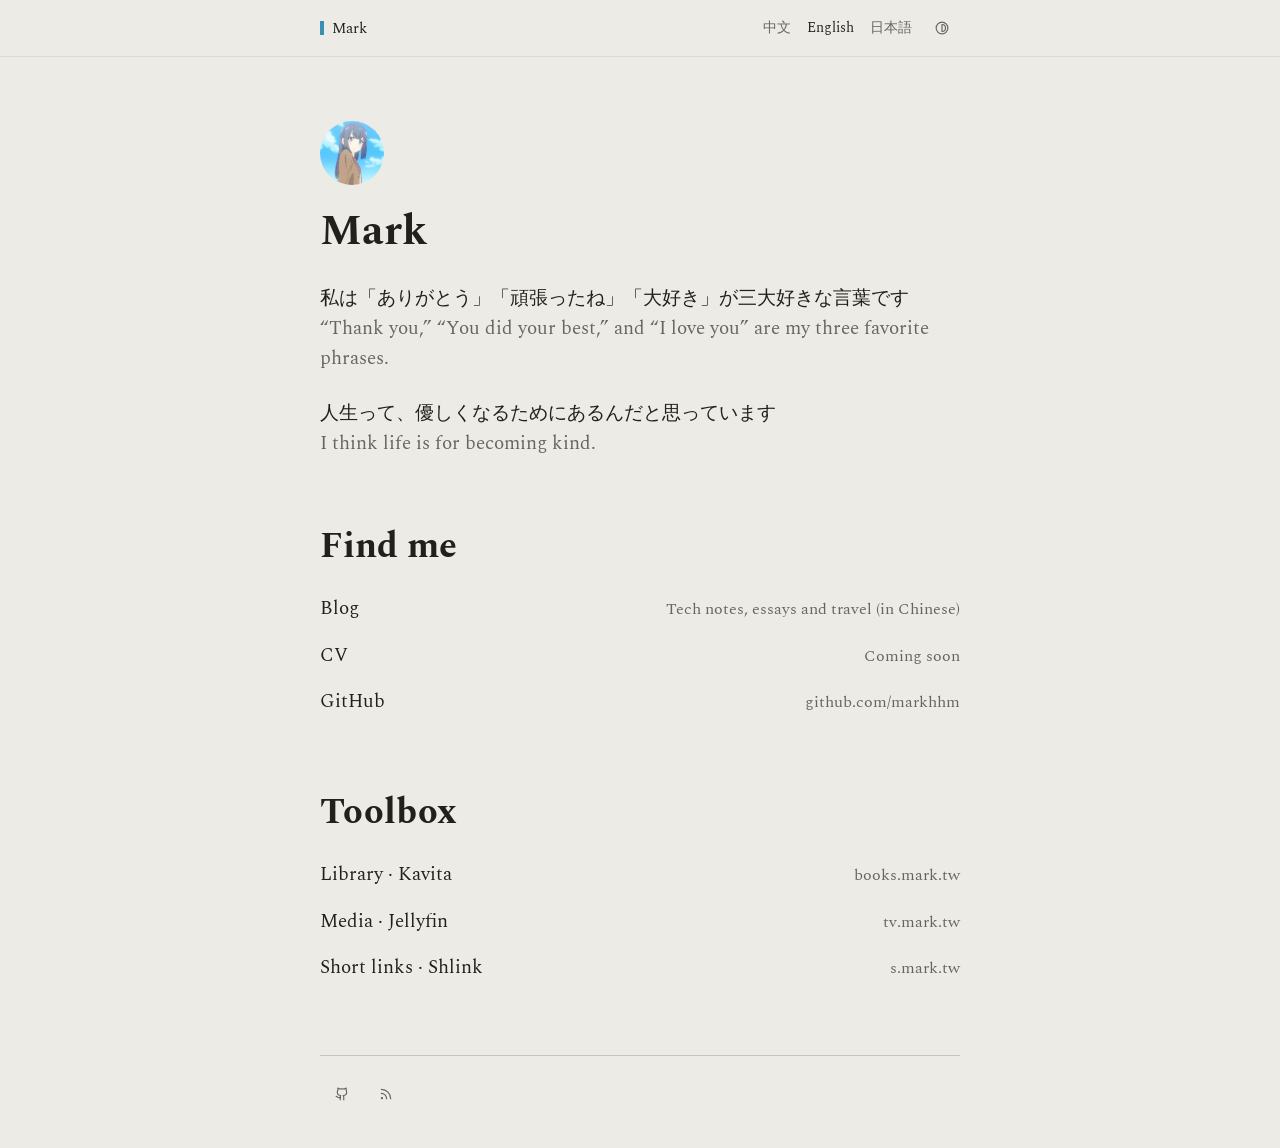
<file: index.html>
<!doctype html>
<html lang="zh-TW">
<head>
  <meta charset="utf-8">
  <meta name="viewport" content="width=device-width, initial-scale=1">
  <title>Mark</title>
  <meta name="description" content="Mark 的個人頁面：部落格、履歷和工具箱。">
  <link rel="canonical" href="https://mark.tw/">
  <!-- Mirrors (markhhm.github.io, www) send visitors to mark.tw; Cloudflare previews and local files stay put -->
  <script>if (/(^|\.)github\.io$|^www\.mark\.tw$/.test(location.hostname)) location.replace("https://mark.tw" + location.pathname + location.search + location.hash)</script>
  <link rel="alternate" hreflang="zh-TW" href="https://mark.tw/">
  <link rel="alternate" hreflang="en" href="https://mark.tw/en/">
  <link rel="alternate" hreflang="ja" href="https://mark.tw/ja/">
  <link rel="icon" href="/avatar.png">
  <script>try { var t = localStorage.getItem("theme"); if (t) document.documentElement.dataset.theme = t; } catch (e) {}</script>
  <script>
    (function () {
      var saved = null;
      try { saved = localStorage.getItem("lang"); } catch (e) {}
      if (saved) { if (saved !== "zh") location.replace("/" + saved + "/"); return; }
      var l = (navigator.languages && navigator.languages[0] || navigator.language || "").toLowerCase();
      if (l.indexOf("ja") === 0) location.replace("/ja/");
      else if (l && l.indexOf("zh") !== 0) location.replace("/en/");
    })();
  </script>
  <link rel="stylesheet" href="https://fonts.googleapis.com/css2?family=Spectral:ital,wght@0,400;0,700;1,400&display=swap">
  <link rel="stylesheet" href="https://changming.yblog.org/fonts/1.2.1/changming.css">
  <link rel="stylesheet" href="/style.css?v=5c0c2beb">
</head>
<body>
  <header class="site">
    <div class="wrap">
      <a class="brand" href="/">Mark</a>
      <nav class="lang" aria-label="Language"><a href="/" hreflang="zh-TW" lang="zh-TW" data-lang="zh" aria-current="true">中文</a><a href="/en/" hreflang="en" lang="en" data-lang="en">English</a><a href="/ja/" hreflang="ja" lang="ja" data-lang="ja">日本語</a></nav>
      <button class="theme" type="button" aria-label="切換深淺色"><svg width="14" height="14" viewBox="0 0 24 24" fill="none" stroke="currentColor" stroke-width="2" aria-hidden="true"><circle cx="12" cy="12" r="10"/><path d="M12 18a6 6 0 0 0 0-12v12z"/></svg></button>
    </div>
  </header>
  <main class="wrap">
    <section class="profile">
      <img src="/avatar.png" alt="Mark 的頭像" width="64" height="64">
      <h1>Mark</h1>
      <p lang="ja">私は「ありがとう」「頑張ったね」「大好き」が三大好きな言葉です</p>
      <p>「謝謝你」「你已經盡力了」「最喜歡你了」是我最喜歡的三句話</p>
      <p class="gap" lang="ja">人生って、優しくなるためにあるんだと思っています</p>
      <p>人生是為了變溫柔而存在</p>
    </section>

    <h2>我在這裡</h2>
    <ul class="rows">
      <li><a href="https://blog.mark.tw/">部落格 Blog<span>技術筆記、心情隨筆、旅行紀錄</span></a></li>
      <li><a href="/cv/">履歷 CV<span>整理中</span></a></li>
      <li><a href="https://github.com/markhhm">GitHub<span>github.com/markhhm</span></a></li>
    </ul>

    <h2>工具箱</h2>
    <ul class="rows">
      <li><a href="https://books.mark.tw/">書庫 Kavita<span>books.mark.tw</span></a></li>
      <li><a href="https://tv.mark.tw/">影音 Jellyfin<span>tv.mark.tw</span></a></li>
      <li><a href="https://s.mark.tw/admin/">短網址 Shlink<span>s.mark.tw</span></a></li>
    </ul>
  </main>
  <footer class="wrap">
    <a href="https://github.com/markhhm" aria-label="GitHub"><svg width="14" height="14" viewBox="0 0 24 24" fill="none" stroke="currentColor" stroke-width="2" stroke-linecap="round" stroke-linejoin="round" aria-hidden="true"><path d="M15 22v-4a4.8 4.8 0 0 0-1-3.5c3 0 6-2 6-5.5.08-1.25-.27-2.48-1-3.5.28-1.15.28-2.35 0-3.5 0 0-1 0-3 1.5-2.64-.5-5.36-.5-8 0C6 2 5 2 5 2c-.3 1.15-.3 2.35 0 3.5A5.403 5.403 0 0 0 4 9c0 3.5 3 5.5 6 5.5-.39.49-.68 1.05-.85 1.65-.17.6-.22 1.23-.15 1.85v4"/><path d="M9 18c-4.51 2-5-2-7-2"/></svg></a>
    <a href="https://blog.mark.tw/rss.xml" aria-label="RSS"><svg width="14" height="14" viewBox="0 0 24 24" fill="none" stroke="currentColor" stroke-width="2" stroke-linecap="round" stroke-linejoin="round" aria-hidden="true"><path d="M4 11a9 9 0 0 1 9 9"/><path d="M4 4a16 16 0 0 1 16 16"/><circle cx="5" cy="19" r="1"/></svg></a>
  </footer>
  <script>
    document.querySelectorAll(".lang a").forEach(function (a) {
      a.addEventListener("click", function () { try { localStorage.setItem("lang", a.dataset.lang); } catch (e) {} });
    });
    document.querySelector(".theme").addEventListener("click", function () {
      var r = document.documentElement;
      var dark = r.dataset.theme ? r.dataset.theme === "dark" : matchMedia("(prefers-color-scheme: dark)").matches;
      r.dataset.theme = dark ? "light" : "dark";
      try { localStorage.setItem("theme", r.dataset.theme); } catch (e) {}
    });
  </script>
</body>
</html>
</file>
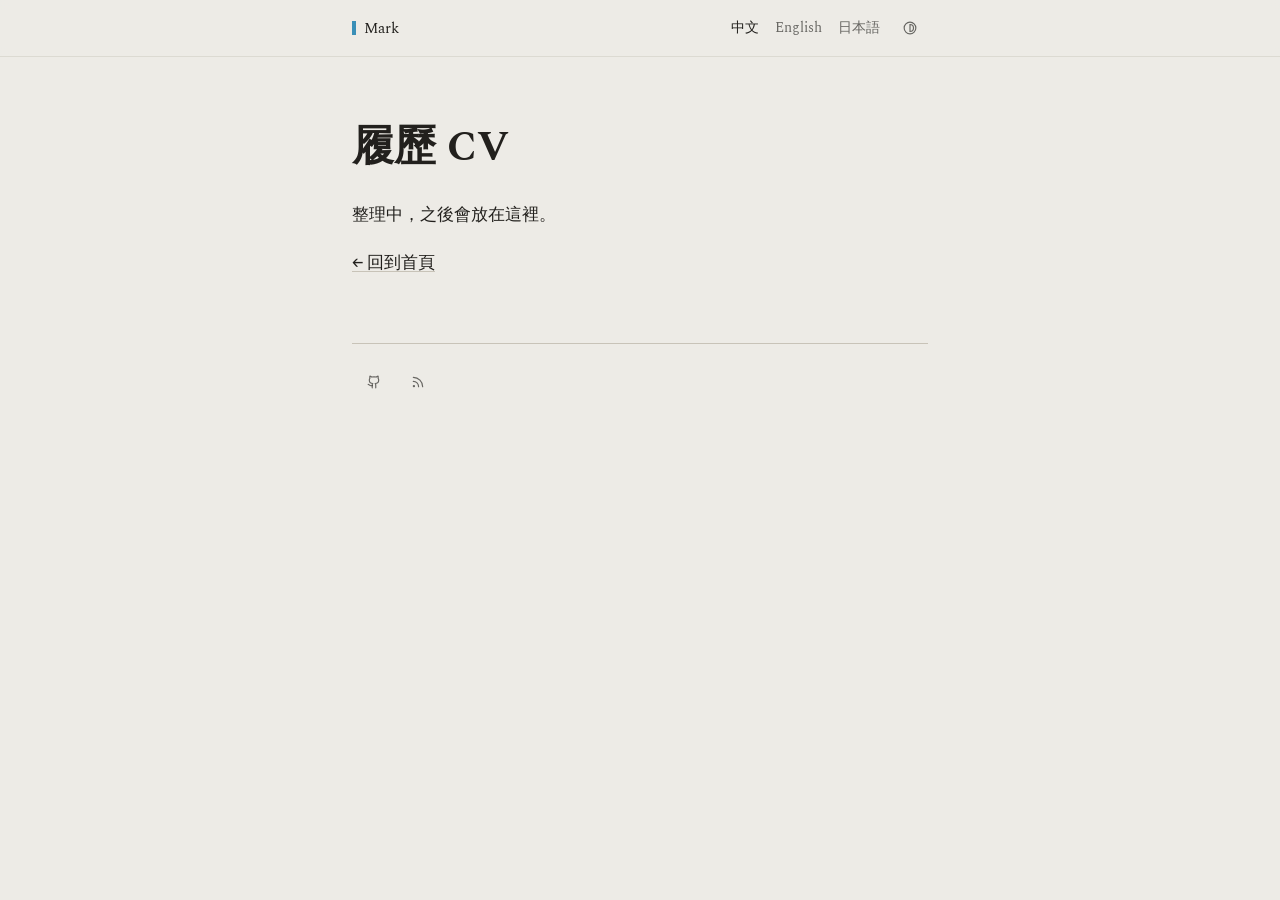
<file: cv/index.html>
<!doctype html>
<html lang="zh-TW">
<head>
  <meta charset="utf-8">
  <meta name="viewport" content="width=device-width, initial-scale=1">
  <title>履歷 · Mark</title>
  <meta name="description" content="Mark 的個人頁面：部落格、履歷和工具箱。">
  <link rel="canonical" href="https://mark.tw/cv/">
  <!-- Mirrors (markhhm.github.io, www) send visitors to mark.tw; Cloudflare previews and local files stay put -->
  <script>if (/(^|\.)github\.io$|^www\.mark\.tw$/.test(location.hostname)) location.replace("https://mark.tw" + location.pathname + location.search + location.hash)</script>
  <link rel="alternate" hreflang="zh-TW" href="https://mark.tw/cv/">
  <link rel="alternate" hreflang="en" href="https://mark.tw/en/cv/">
  <link rel="alternate" hreflang="ja" href="https://mark.tw/ja/cv/">
  <link rel="icon" href="/avatar.png">
  <link rel="stylesheet" href="https://fonts.googleapis.com/css2?family=Spectral:ital,wght@0,400;0,700;1,400&display=swap">
  <link rel="stylesheet" href="https://changming.yblog.org/fonts/1.2.1/changming.css">
  <link rel="stylesheet" href="/style.css?v=5c0c2beb">
  <script>try { var t = localStorage.getItem("theme"); if (t) document.documentElement.dataset.theme = t; } catch (e) {}</script>
</head>
<body>
  <header class="site">
    <div class="wrap">
      <a class="brand" href="/">Mark</a>
      <nav class="lang" aria-label="Language"><a href="/cv/" hreflang="zh-TW" lang="zh-TW" data-lang="zh" aria-current="true">中文</a><a href="/en/cv/" hreflang="en" lang="en" data-lang="en">English</a><a href="/ja/cv/" hreflang="ja" lang="ja" data-lang="ja">日本語</a></nav>
      <button class="theme" type="button" aria-label="切換深淺色"><svg width="14" height="14" viewBox="0 0 24 24" fill="none" stroke="currentColor" stroke-width="2" aria-hidden="true"><circle cx="12" cy="12" r="10"/><path d="M12 18a6 6 0 0 0 0-12v12z"/></svg></button>
    </div>
  </header>
  <main class="wrap">
    <section class="prose">
      <h1>履歷 CV</h1>
      <p>整理中，之後會放在這裡。</p>
      <p><a href="/">← 回到首頁</a></p>
    </section>
  </main>
  <footer class="wrap">
    <a href="https://github.com/markhhm" aria-label="GitHub"><svg width="14" height="14" viewBox="0 0 24 24" fill="none" stroke="currentColor" stroke-width="2" stroke-linecap="round" stroke-linejoin="round" aria-hidden="true"><path d="M15 22v-4a4.8 4.8 0 0 0-1-3.5c3 0 6-2 6-5.5.08-1.25-.27-2.48-1-3.5.28-1.15.28-2.35 0-3.5 0 0-1 0-3 1.5-2.64-.5-5.36-.5-8 0C6 2 5 2 5 2c-.3 1.15-.3 2.35 0 3.5A5.403 5.403 0 0 0 4 9c0 3.5 3 5.5 6 5.5-.39.49-.68 1.05-.85 1.65-.17.6-.22 1.23-.15 1.85v4"/><path d="M9 18c-4.51 2-5-2-7-2"/></svg></a>
    <a href="https://blog.mark.tw/rss.xml" aria-label="RSS"><svg width="14" height="14" viewBox="0 0 24 24" fill="none" stroke="currentColor" stroke-width="2" stroke-linecap="round" stroke-linejoin="round" aria-hidden="true"><path d="M4 11a9 9 0 0 1 9 9"/><path d="M4 4a16 16 0 0 1 16 16"/><circle cx="5" cy="19" r="1"/></svg></a>
  </footer>
  <script>
    document.querySelectorAll(".lang a").forEach(function (a) {
      a.addEventListener("click", function () { try { localStorage.setItem("lang", a.dataset.lang); } catch (e) {} });
    });
    document.querySelector(".theme").addEventListener("click", function () {
      var r = document.documentElement;
      var dark = r.dataset.theme ? r.dataset.theme === "dark" : matchMedia("(prefers-color-scheme: dark)").matches;
      r.dataset.theme = dark ? "light" : "dark";
      try { localStorage.setItem("theme", r.dataset.theme); } catch (e) {}
    });
  </script>
</body>
</html>
</file>
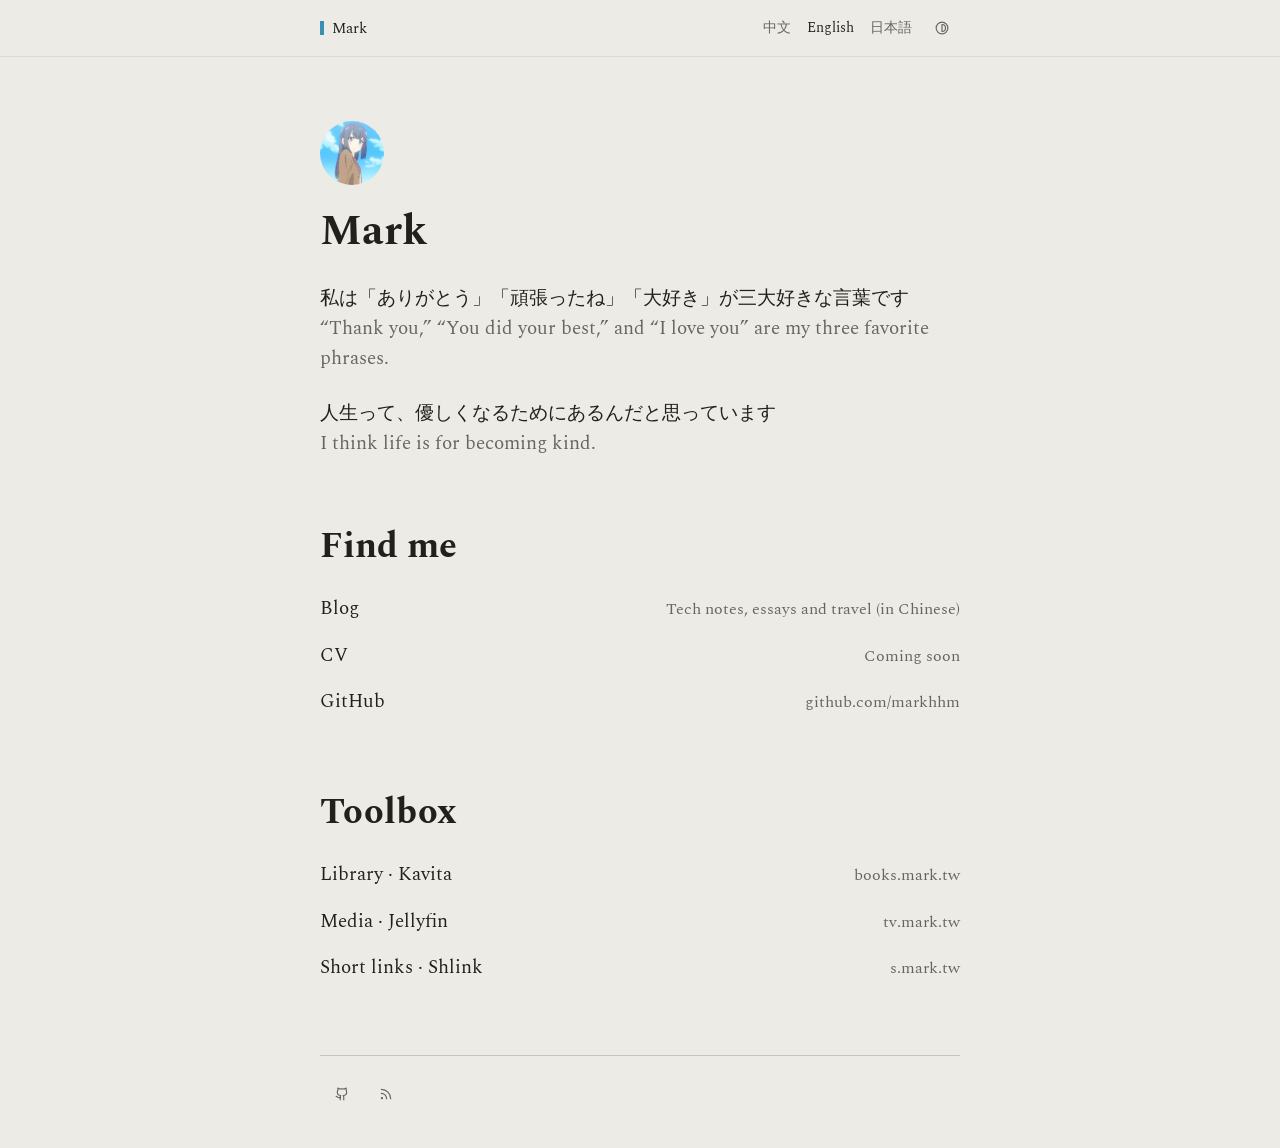
<file: en/index.html>
<!doctype html>
<html lang="en">
<head>
  <meta charset="utf-8">
  <meta name="viewport" content="width=device-width, initial-scale=1">
  <title>Mark</title>
  <meta name="description" content="Mark's personal page: blog, CV and toolbox.">
  <link rel="canonical" href="https://mark.tw/en/">
  <!-- Mirrors (markhhm.github.io, www) send visitors to mark.tw; Cloudflare previews and local files stay put -->
  <script>if (/(^|\.)github\.io$|^www\.mark\.tw$/.test(location.hostname)) location.replace("https://mark.tw" + location.pathname + location.search + location.hash)</script>
  <link rel="alternate" hreflang="zh-TW" href="https://mark.tw/">
  <link rel="alternate" hreflang="en" href="https://mark.tw/en/">
  <link rel="alternate" hreflang="ja" href="https://mark.tw/ja/">
  <link rel="icon" href="/avatar.png">
  <link rel="stylesheet" href="https://fonts.googleapis.com/css2?family=Spectral:ital,wght@0,400;0,700;1,400&display=swap">
  <link rel="stylesheet" href="https://changming.yblog.org/fonts/1.2.1/changming.css">
  <link rel="stylesheet" href="/style.css?v=5c0c2beb">
  <script>try { var t = localStorage.getItem("theme"); if (t) document.documentElement.dataset.theme = t; } catch (e) {}</script>
</head>
<body>
  <header class="site">
    <div class="wrap">
      <a class="brand" href="/en/">Mark</a>
      <nav class="lang" aria-label="Language"><a href="/" hreflang="zh-TW" lang="zh-TW" data-lang="zh">中文</a><a href="/en/" hreflang="en" lang="en" data-lang="en" aria-current="true">English</a><a href="/ja/" hreflang="ja" lang="ja" data-lang="ja">日本語</a></nav>
      <button class="theme" type="button" aria-label="Toggle dark mode"><svg width="14" height="14" viewBox="0 0 24 24" fill="none" stroke="currentColor" stroke-width="2" aria-hidden="true"><circle cx="12" cy="12" r="10"/><path d="M12 18a6 6 0 0 0 0-12v12z"/></svg></button>
    </div>
  </header>
  <main class="wrap">
    <section class="profile">
      <img src="/avatar.png" alt="Mark's avatar" width="64" height="64">
      <h1>Mark</h1>
      <p lang="ja">私は「ありがとう」「頑張ったね」「大好き」が三大好きな言葉です</p>
      <p>“Thank you,” “You did your best,” and “I love you” are my three favorite phrases.</p>
      <p class="gap" lang="ja">人生って、優しくなるためにあるんだと思っています</p>
      <p>I think life is for becoming kind.</p>
    </section>

    <h2>Find me</h2>
    <ul class="rows">
      <li><a href="https://blog.mark.tw/">Blog<span>Tech notes, essays and travel (in Chinese)</span></a></li>
      <li><a href="/en/cv/">CV<span>Coming soon</span></a></li>
      <li><a href="https://github.com/markhhm">GitHub<span>github.com/markhhm</span></a></li>
    </ul>

    <h2>Toolbox</h2>
    <ul class="rows">
      <li><a href="https://books.mark.tw/">Library · Kavita<span>books.mark.tw</span></a></li>
      <li><a href="https://tv.mark.tw/">Media · Jellyfin<span>tv.mark.tw</span></a></li>
      <li><a href="https://s.mark.tw/admin/">Short links · Shlink<span>s.mark.tw</span></a></li>
    </ul>
  </main>
  <footer class="wrap">
    <a href="https://github.com/markhhm" aria-label="GitHub"><svg width="14" height="14" viewBox="0 0 24 24" fill="none" stroke="currentColor" stroke-width="2" stroke-linecap="round" stroke-linejoin="round" aria-hidden="true"><path d="M15 22v-4a4.8 4.8 0 0 0-1-3.5c3 0 6-2 6-5.5.08-1.25-.27-2.48-1-3.5.28-1.15.28-2.35 0-3.5 0 0-1 0-3 1.5-2.64-.5-5.36-.5-8 0C6 2 5 2 5 2c-.3 1.15-.3 2.35 0 3.5A5.403 5.403 0 0 0 4 9c0 3.5 3 5.5 6 5.5-.39.49-.68 1.05-.85 1.65-.17.6-.22 1.23-.15 1.85v4"/><path d="M9 18c-4.51 2-5-2-7-2"/></svg></a>
    <a href="https://blog.mark.tw/rss.xml" aria-label="RSS"><svg width="14" height="14" viewBox="0 0 24 24" fill="none" stroke="currentColor" stroke-width="2" stroke-linecap="round" stroke-linejoin="round" aria-hidden="true"><path d="M4 11a9 9 0 0 1 9 9"/><path d="M4 4a16 16 0 0 1 16 16"/><circle cx="5" cy="19" r="1"/></svg></a>
  </footer>
  <script>
    document.querySelectorAll(".lang a").forEach(function (a) {
      a.addEventListener("click", function () { try { localStorage.setItem("lang", a.dataset.lang); } catch (e) {} });
    });
    document.querySelector(".theme").addEventListener("click", function () {
      var r = document.documentElement;
      var dark = r.dataset.theme ? r.dataset.theme === "dark" : matchMedia("(prefers-color-scheme: dark)").matches;
      r.dataset.theme = dark ? "light" : "dark";
      try { localStorage.setItem("theme", r.dataset.theme); } catch (e) {}
    });
  </script>
</body>
</html>
</file>
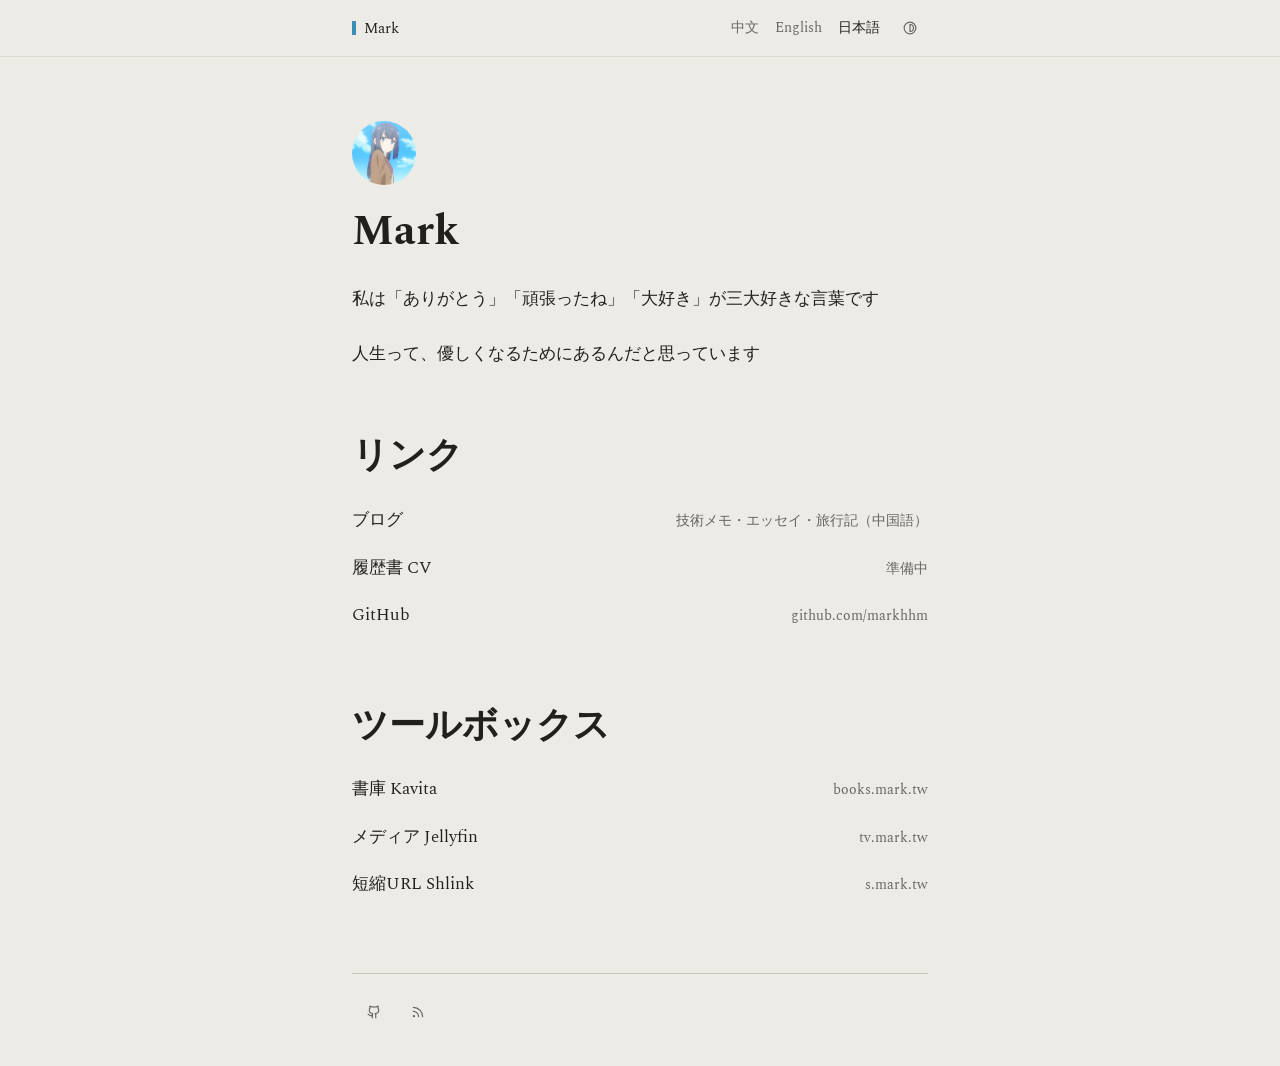
<file: ja/index.html>
<!doctype html>
<html lang="ja">
<head>
  <meta charset="utf-8">
  <meta name="viewport" content="width=device-width, initial-scale=1">
  <title>Mark</title>
  <meta name="description" content="Mark の個人ページ：ブログ、履歴書、ツールボックス。">
  <link rel="canonical" href="https://mark.tw/ja/">
  <!-- Mirrors (markhhm.github.io, www) send visitors to mark.tw; Cloudflare previews and local files stay put -->
  <script>if (/(^|\.)github\.io$|^www\.mark\.tw$/.test(location.hostname)) location.replace("https://mark.tw" + location.pathname + location.search + location.hash)</script>
  <link rel="alternate" hreflang="zh-TW" href="https://mark.tw/">
  <link rel="alternate" hreflang="en" href="https://mark.tw/en/">
  <link rel="alternate" hreflang="ja" href="https://mark.tw/ja/">
  <link rel="icon" href="/avatar.png">
  <link rel="stylesheet" href="https://fonts.googleapis.com/css2?family=Spectral:ital,wght@0,400;0,700;1,400&display=swap">
  <link rel="stylesheet" href="https://changming.yblog.org/fonts/1.2.1/changming.css">
  <link rel="stylesheet" href="/style.css?v=5c0c2beb">
  <script>try { var t = localStorage.getItem("theme"); if (t) document.documentElement.dataset.theme = t; } catch (e) {}</script>
</head>
<body>
  <header class="site">
    <div class="wrap">
      <a class="brand" href="/ja/">Mark</a>
      <nav class="lang" aria-label="Language"><a href="/" hreflang="zh-TW" lang="zh-TW" data-lang="zh">中文</a><a href="/en/" hreflang="en" lang="en" data-lang="en">English</a><a href="/ja/" hreflang="ja" lang="ja" data-lang="ja" aria-current="true">日本語</a></nav>
      <button class="theme" type="button" aria-label="ダークモード切替"><svg width="14" height="14" viewBox="0 0 24 24" fill="none" stroke="currentColor" stroke-width="2" aria-hidden="true"><circle cx="12" cy="12" r="10"/><path d="M12 18a6 6 0 0 0 0-12v12z"/></svg></button>
    </div>
  </header>
  <main class="wrap">
    <section class="profile">
      <img src="/avatar.png" alt="Mark のアバター" width="64" height="64">
      <h1>Mark</h1>
      <p>私は「ありがとう」「頑張ったね」「大好き」が三大好きな言葉です</p>
      <p class="gap">人生って、優しくなるためにあるんだと思っています</p>
    </section>

    <h2>リンク</h2>
    <ul class="rows">
      <li><a href="https://blog.mark.tw/">ブログ<span>技術メモ・エッセイ・旅行記（中国語）</span></a></li>
      <li><a href="/ja/cv/">履歴書 CV<span>準備中</span></a></li>
      <li><a href="https://github.com/markhhm">GitHub<span>github.com/markhhm</span></a></li>
    </ul>

    <h2>ツールボックス</h2>
    <ul class="rows">
      <li><a href="https://books.mark.tw/">書庫 Kavita<span>books.mark.tw</span></a></li>
      <li><a href="https://tv.mark.tw/">メディア Jellyfin<span>tv.mark.tw</span></a></li>
      <li><a href="https://s.mark.tw/admin/">短縮URL Shlink<span>s.mark.tw</span></a></li>
    </ul>
  </main>
  <footer class="wrap">
    <a href="https://github.com/markhhm" aria-label="GitHub"><svg width="14" height="14" viewBox="0 0 24 24" fill="none" stroke="currentColor" stroke-width="2" stroke-linecap="round" stroke-linejoin="round" aria-hidden="true"><path d="M15 22v-4a4.8 4.8 0 0 0-1-3.5c3 0 6-2 6-5.5.08-1.25-.27-2.48-1-3.5.28-1.15.28-2.35 0-3.5 0 0-1 0-3 1.5-2.64-.5-5.36-.5-8 0C6 2 5 2 5 2c-.3 1.15-.3 2.35 0 3.5A5.403 5.403 0 0 0 4 9c0 3.5 3 5.5 6 5.5-.39.49-.68 1.05-.85 1.65-.17.6-.22 1.23-.15 1.85v4"/><path d="M9 18c-4.51 2-5-2-7-2"/></svg></a>
    <a href="https://blog.mark.tw/rss.xml" aria-label="RSS"><svg width="14" height="14" viewBox="0 0 24 24" fill="none" stroke="currentColor" stroke-width="2" stroke-linecap="round" stroke-linejoin="round" aria-hidden="true"><path d="M4 11a9 9 0 0 1 9 9"/><path d="M4 4a16 16 0 0 1 16 16"/><circle cx="5" cy="19" r="1"/></svg></a>
  </footer>
  <script>
    document.querySelectorAll(".lang a").forEach(function (a) {
      a.addEventListener("click", function () { try { localStorage.setItem("lang", a.dataset.lang); } catch (e) {} });
    });
    document.querySelector(".theme").addEventListener("click", function () {
      var r = document.documentElement;
      var dark = r.dataset.theme ? r.dataset.theme === "dark" : matchMedia("(prefers-color-scheme: dark)").matches;
      r.dataset.theme = dark ? "light" : "dark";
      try { localStorage.setItem("theme", r.dataset.theme); } catch (e) {}
    });
  </script>
</body>
</html>
</file>
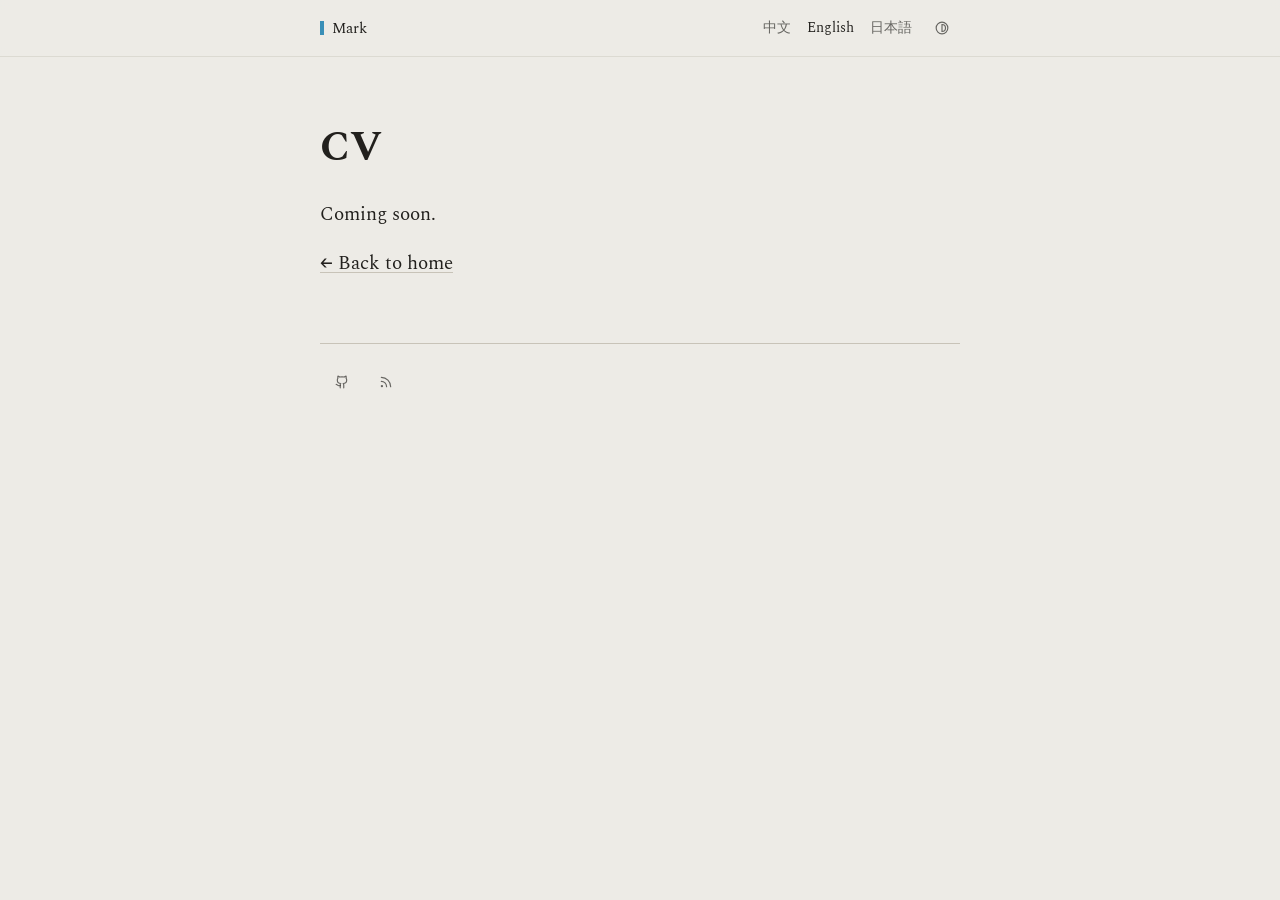
<file: en/cv/index.html>
<!doctype html>
<html lang="en">
<head>
  <meta charset="utf-8">
  <meta name="viewport" content="width=device-width, initial-scale=1">
  <title>CV · Mark</title>
  <meta name="description" content="Mark's personal page: blog, CV and toolbox.">
  <link rel="canonical" href="https://mark.tw/en/cv/">
  <!-- Mirrors (markhhm.github.io, www) send visitors to mark.tw; Cloudflare previews and local files stay put -->
  <script>if (/(^|\.)github\.io$|^www\.mark\.tw$/.test(location.hostname)) location.replace("https://mark.tw" + location.pathname + location.search + location.hash)</script>
  <link rel="alternate" hreflang="zh-TW" href="https://mark.tw/cv/">
  <link rel="alternate" hreflang="en" href="https://mark.tw/en/cv/">
  <link rel="alternate" hreflang="ja" href="https://mark.tw/ja/cv/">
  <link rel="icon" href="/avatar.png">
  <link rel="stylesheet" href="https://fonts.googleapis.com/css2?family=Spectral:ital,wght@0,400;0,700;1,400&display=swap">
  <link rel="stylesheet" href="https://changming.yblog.org/fonts/1.2.1/changming.css">
  <link rel="stylesheet" href="/style.css?v=5c0c2beb">
  <script>try { var t = localStorage.getItem("theme"); if (t) document.documentElement.dataset.theme = t; } catch (e) {}</script>
</head>
<body>
  <header class="site">
    <div class="wrap">
      <a class="brand" href="/en/">Mark</a>
      <nav class="lang" aria-label="Language"><a href="/cv/" hreflang="zh-TW" lang="zh-TW" data-lang="zh">中文</a><a href="/en/cv/" hreflang="en" lang="en" data-lang="en" aria-current="true">English</a><a href="/ja/cv/" hreflang="ja" lang="ja" data-lang="ja">日本語</a></nav>
      <button class="theme" type="button" aria-label="Toggle dark mode"><svg width="14" height="14" viewBox="0 0 24 24" fill="none" stroke="currentColor" stroke-width="2" aria-hidden="true"><circle cx="12" cy="12" r="10"/><path d="M12 18a6 6 0 0 0 0-12v12z"/></svg></button>
    </div>
  </header>
  <main class="wrap">
    <section class="prose">
      <h1>CV</h1>
      <p>Coming soon.</p>
      <p><a href="/en/">← Back to home</a></p>
    </section>
  </main>
  <footer class="wrap">
    <a href="https://github.com/markhhm" aria-label="GitHub"><svg width="14" height="14" viewBox="0 0 24 24" fill="none" stroke="currentColor" stroke-width="2" stroke-linecap="round" stroke-linejoin="round" aria-hidden="true"><path d="M15 22v-4a4.8 4.8 0 0 0-1-3.5c3 0 6-2 6-5.5.08-1.25-.27-2.48-1-3.5.28-1.15.28-2.35 0-3.5 0 0-1 0-3 1.5-2.64-.5-5.36-.5-8 0C6 2 5 2 5 2c-.3 1.15-.3 2.35 0 3.5A5.403 5.403 0 0 0 4 9c0 3.5 3 5.5 6 5.5-.39.49-.68 1.05-.85 1.65-.17.6-.22 1.23-.15 1.85v4"/><path d="M9 18c-4.51 2-5-2-7-2"/></svg></a>
    <a href="https://blog.mark.tw/rss.xml" aria-label="RSS"><svg width="14" height="14" viewBox="0 0 24 24" fill="none" stroke="currentColor" stroke-width="2" stroke-linecap="round" stroke-linejoin="round" aria-hidden="true"><path d="M4 11a9 9 0 0 1 9 9"/><path d="M4 4a16 16 0 0 1 16 16"/><circle cx="5" cy="19" r="1"/></svg></a>
  </footer>
  <script>
    document.querySelectorAll(".lang a").forEach(function (a) {
      a.addEventListener("click", function () { try { localStorage.setItem("lang", a.dataset.lang); } catch (e) {} });
    });
    document.querySelector(".theme").addEventListener("click", function () {
      var r = document.documentElement;
      var dark = r.dataset.theme ? r.dataset.theme === "dark" : matchMedia("(prefers-color-scheme: dark)").matches;
      r.dataset.theme = dark ? "light" : "dark";
      try { localStorage.setItem("theme", r.dataset.theme); } catch (e) {}
    });
  </script>
</body>
</html>
</file>
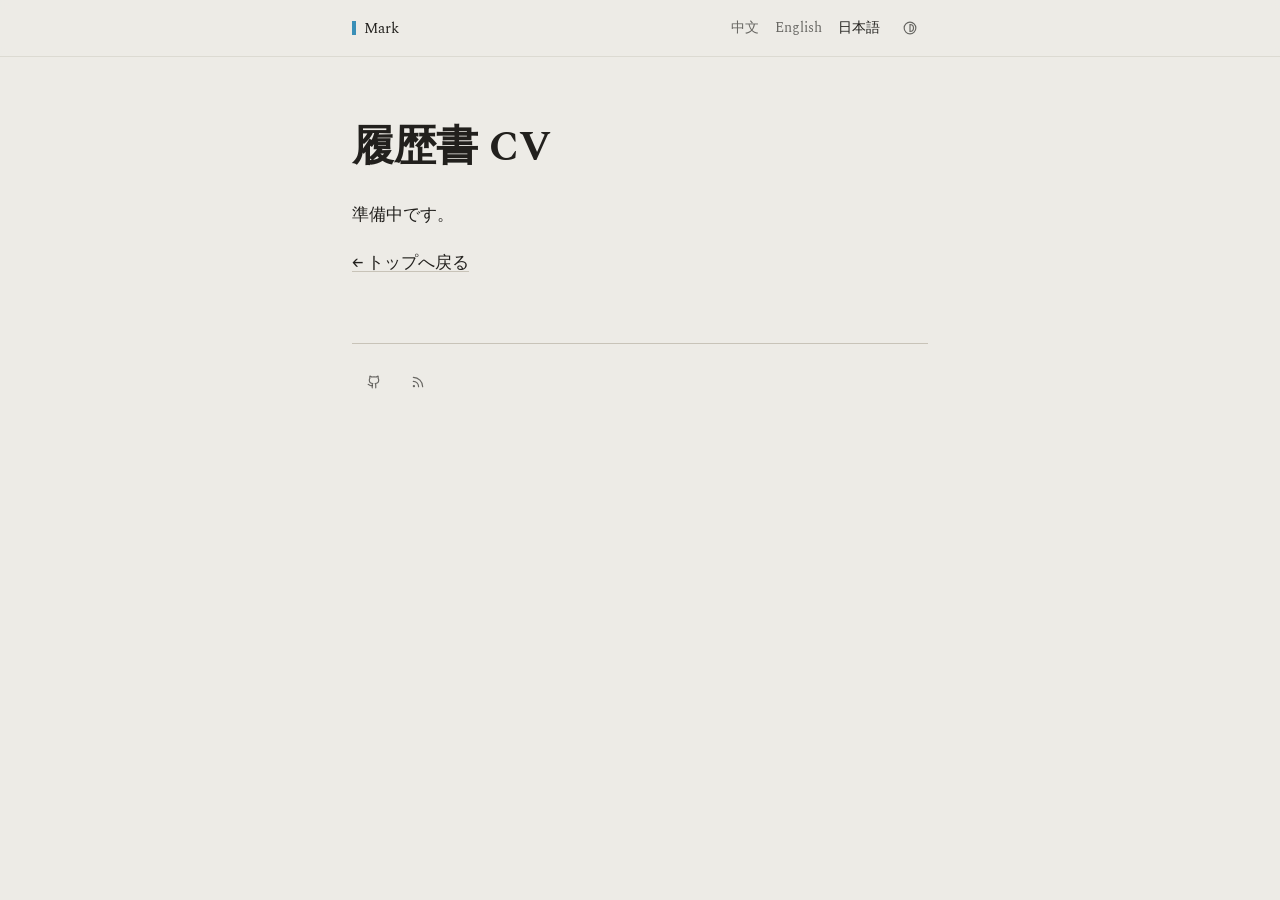
<file: ja/cv/index.html>
<!doctype html>
<html lang="ja">
<head>
  <meta charset="utf-8">
  <meta name="viewport" content="width=device-width, initial-scale=1">
  <title>履歴書 · Mark</title>
  <meta name="description" content="Mark の個人ページ：ブログ、履歴書、ツールボックス。">
  <link rel="canonical" href="https://mark.tw/ja/cv/">
  <!-- Mirrors (markhhm.github.io, www) send visitors to mark.tw; Cloudflare previews and local files stay put -->
  <script>if (/(^|\.)github\.io$|^www\.mark\.tw$/.test(location.hostname)) location.replace("https://mark.tw" + location.pathname + location.search + location.hash)</script>
  <link rel="alternate" hreflang="zh-TW" href="https://mark.tw/cv/">
  <link rel="alternate" hreflang="en" href="https://mark.tw/en/cv/">
  <link rel="alternate" hreflang="ja" href="https://mark.tw/ja/cv/">
  <link rel="icon" href="/avatar.png">
  <link rel="stylesheet" href="https://fonts.googleapis.com/css2?family=Spectral:ital,wght@0,400;0,700;1,400&display=swap">
  <link rel="stylesheet" href="https://changming.yblog.org/fonts/1.2.1/changming.css">
  <link rel="stylesheet" href="/style.css?v=5c0c2beb">
  <script>try { var t = localStorage.getItem("theme"); if (t) document.documentElement.dataset.theme = t; } catch (e) {}</script>
</head>
<body>
  <header class="site">
    <div class="wrap">
      <a class="brand" href="/ja/">Mark</a>
      <nav class="lang" aria-label="Language"><a href="/cv/" hreflang="zh-TW" lang="zh-TW" data-lang="zh">中文</a><a href="/en/cv/" hreflang="en" lang="en" data-lang="en">English</a><a href="/ja/cv/" hreflang="ja" lang="ja" data-lang="ja" aria-current="true">日本語</a></nav>
      <button class="theme" type="button" aria-label="ダークモード切替"><svg width="14" height="14" viewBox="0 0 24 24" fill="none" stroke="currentColor" stroke-width="2" aria-hidden="true"><circle cx="12" cy="12" r="10"/><path d="M12 18a6 6 0 0 0 0-12v12z"/></svg></button>
    </div>
  </header>
  <main class="wrap">
    <section class="prose">
      <h1>履歴書 CV</h1>
      <p>準備中です。</p>
      <p><a href="/ja/">← トップへ戻る</a></p>
    </section>
  </main>
  <footer class="wrap">
    <a href="https://github.com/markhhm" aria-label="GitHub"><svg width="14" height="14" viewBox="0 0 24 24" fill="none" stroke="currentColor" stroke-width="2" stroke-linecap="round" stroke-linejoin="round" aria-hidden="true"><path d="M15 22v-4a4.8 4.8 0 0 0-1-3.5c3 0 6-2 6-5.5.08-1.25-.27-2.48-1-3.5.28-1.15.28-2.35 0-3.5 0 0-1 0-3 1.5-2.64-.5-5.36-.5-8 0C6 2 5 2 5 2c-.3 1.15-.3 2.35 0 3.5A5.403 5.403 0 0 0 4 9c0 3.5 3 5.5 6 5.5-.39.49-.68 1.05-.85 1.65-.17.6-.22 1.23-.15 1.85v4"/><path d="M9 18c-4.51 2-5-2-7-2"/></svg></a>
    <a href="https://blog.mark.tw/rss.xml" aria-label="RSS"><svg width="14" height="14" viewBox="0 0 24 24" fill="none" stroke="currentColor" stroke-width="2" stroke-linecap="round" stroke-linejoin="round" aria-hidden="true"><path d="M4 11a9 9 0 0 1 9 9"/><path d="M4 4a16 16 0 0 1 16 16"/><circle cx="5" cy="19" r="1"/></svg></a>
  </footer>
  <script>
    document.querySelectorAll(".lang a").forEach(function (a) {
      a.addEventListener("click", function () { try { localStorage.setItem("lang", a.dataset.lang); } catch (e) {} });
    });
    document.querySelector(".theme").addEventListener("click", function () {
      var r = document.documentElement;
      var dark = r.dataset.theme ? r.dataset.theme === "dark" : matchMedia("(prefers-color-scheme: dark)").matches;
      r.dataset.theme = dark ? "light" : "dark";
      try { localStorage.setItem("theme", r.dataset.theme); } catch (e) {}
    });
  </script>
</body>
</html>
</file>
<file: style.css>
/* Type, colours and measure follow thelingwu.com, shared with blog.mark.tw so both read as one site */
:root {
  color-scheme: light;
  --bg: #EDEBE6;
  --line: #C8C3B8;
  --text: #22201D;
  --mute: rgba(34, 32, 29, .66);
  --accent: #3A8FB7; /* 千草 chigusa: avatar-sky hue, muted like ink on paper */
  --accent-ink: #006284; /* 縹 hanada: dark enough for small text and focus rings on light */
  --lh: 1.85;
  --ls: normal;
}
@media (prefers-color-scheme: dark) {
  :root:not([data-theme="light"]) {
    color-scheme: dark;
    --bg: #161413; --line: #2C2A28; --text: #D9D4CB; --mute: rgba(217, 212, 203, .62);
    --accent: #7DB9DE; --accent-ink: #7DB9DE; /* 勿忘草 wasurenagusa */ --lh: 1.9; --ls: .01em;
  }
}
:root[data-theme="dark"] {
  color-scheme: dark;
  --bg: #161413; --line: #2C2A28; --text: #D9D4CB; --mute: rgba(217, 212, 203, .62);
  --accent: #7DB9DE; --accent-ink: #7DB9DE; /* 勿忘草 wasurenagusa */ --lh: 1.9; --ls: .01em;
}

* { box-sizing: border-box; }
body {
  position: relative;
  min-height: 100vh;
  margin: 0;
  background: var(--bg);
  color: var(--text);
  font: 400 17px/var(--lh) "Spectral", "ChangMing Serif TC", "Hiragino Mincho ProN", "Yu Mincho", "Noto Serif JP", serif;
  letter-spacing: var(--ls);
}
/* ChangMing has no kana, and Japanese kanji should take Japanese forms */
:lang(ja) { font-family: "Spectral", "Hiragino Mincho ProN", "Yu Mincho", "Noto Serif JP", "ChangMing Serif TC", serif; }
html:lang(en) body { font-size: 19px; line-height: 1.6; letter-spacing: normal; }
@media (max-width: 640px) {
  body { font-size: 16px; }
  html:lang(en) body { font-size: 17px; }
}
button { font: inherit; letter-spacing: inherit; }
:focus-visible { outline: 2px solid var(--accent-ink); outline-offset: 2px; border-radius: 2px; }

.wrap { width: min(100% - 48px, 36rem); margin-inline: auto; } /* header, main and footer share the reading measure, so their right edges line up */
html:lang(en) .wrap { width: min(100% - 48px, 40rem); }

.site {
  position: sticky; top: 0; z-index: 10;
  background: var(--bg);
  background: color-mix(in srgb, var(--bg) 80%, transparent);
  -webkit-backdrop-filter: blur(4px);
  backdrop-filter: blur(4px);
  border-bottom: 1px solid color-mix(in srgb, var(--line) 45%, transparent);
}
.site .wrap { display: flex; align-items: center; height: 56px; line-height: 1; }
.brand { display: inline-flex; align-items: center; gap: 8px; margin-right: auto; font-size: 15px; color: var(--text); text-decoration: none; }
.brand::before { content: ""; width: 4px; height: 14px; background: var(--accent); }
.lang { display: flex; }
.lang a, .theme {
  display: inline-flex; align-items: center; justify-content: center; min-height: 36px; padding: 0 8px;
  font-size: 14px; color: var(--mute); text-decoration: none; background: none; border: 0; cursor: pointer;
  transition: color .15s;
}
.lang a:hover, .lang a[aria-current="true"], .theme:hover { color: var(--text); }
.theme { min-width: 36px; margin-left: 4px; }

main { padding-top: 4rem; }
h1, h2 { font-weight: 700; line-height: 1.3; }
h1 { font-size: clamp(34px, 6vw, 42px); margin: 0 0 1.5rem; }
h2 { font-size: clamp(30px, 5vw, 36px); margin: 4rem 0 1rem; }
:lang(zh) em { font-style: normal; font-weight: 700; }

.profile img { display: block; width: 64px; height: 64px; margin-bottom: 1.25rem; border-radius: 50%; }
.profile p { margin: 0; }
.profile p:not(:lang(ja)) { color: var(--mute); } /* translations sit under the Japanese originals */
.profile p.gap { margin-top: 1.5rem; }

.rows { margin: 0; padding: 0; list-style: none; }
.rows a {
  position: relative; display: flex; flex-wrap: wrap; align-items: baseline; justify-content: space-between; gap: 0 1rem;
  padding: .5rem 0; color: inherit; text-decoration: none;
}
.rows a::before {
  content: ""; position: absolute; left: -12px; top: .7em; bottom: .7em; width: 3px;
  background: var(--accent); opacity: 0; transition: opacity .15s;
}
.rows span { font-size: .85em; color: var(--mute); transition: color .15s; }
.rows a:hover::before, .rows a:focus-visible::before { opacity: 1; }
.rows a:hover span, .rows a:focus-visible span { color: var(--text); }

.prose a {
  color: inherit; text-decoration: underline; text-decoration-color: var(--line);
  text-underline-offset: 3px; transition: text-decoration-color .15s;
}
.prose a:hover { text-decoration-color: var(--accent); }

footer { display: flex; margin-top: 4rem; padding: 1rem 0 2rem; border-top: 1px solid var(--line); }
footer a { display: grid; place-items: center; width: 44px; height: 44px; color: var(--mute); transition: color .15s; }
footer a:hover { color: var(--text); }

@media (prefers-reduced-motion: reduce) {
  * { transition: none !important; }
}
</file>
